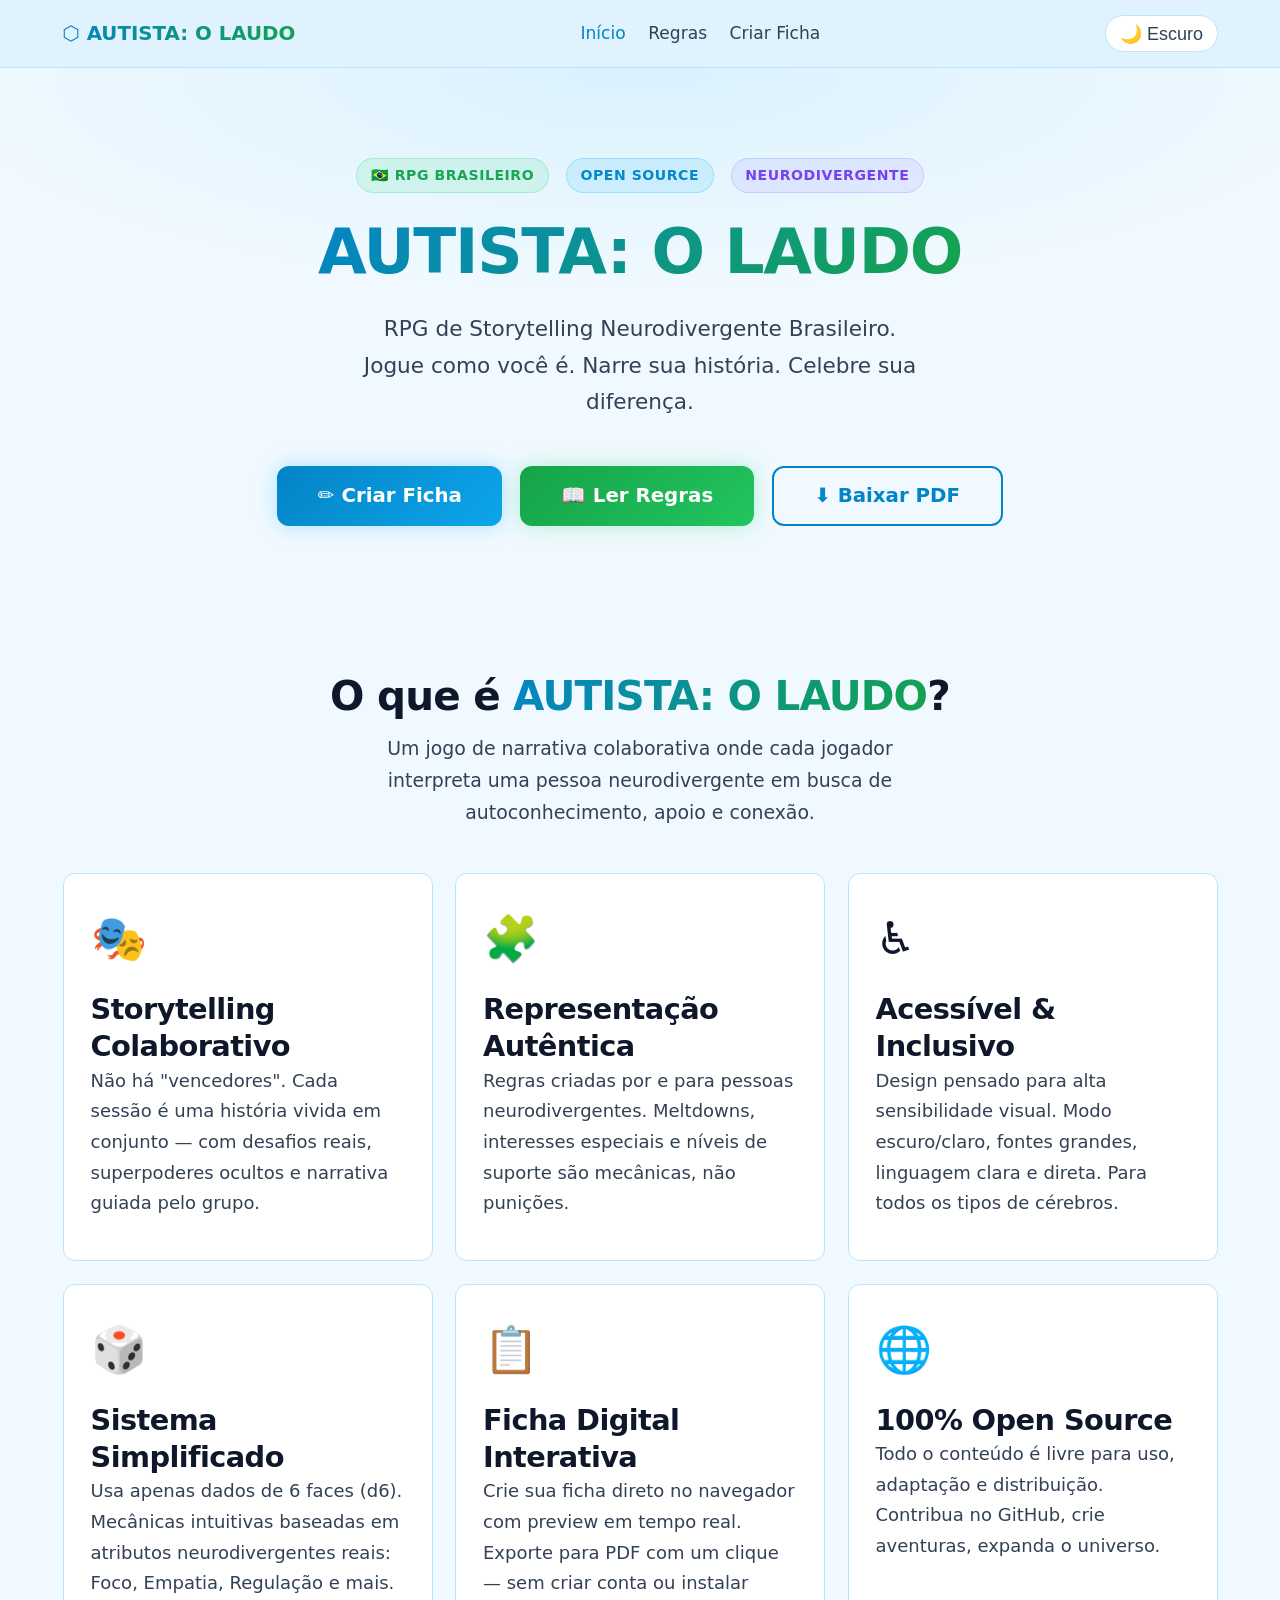
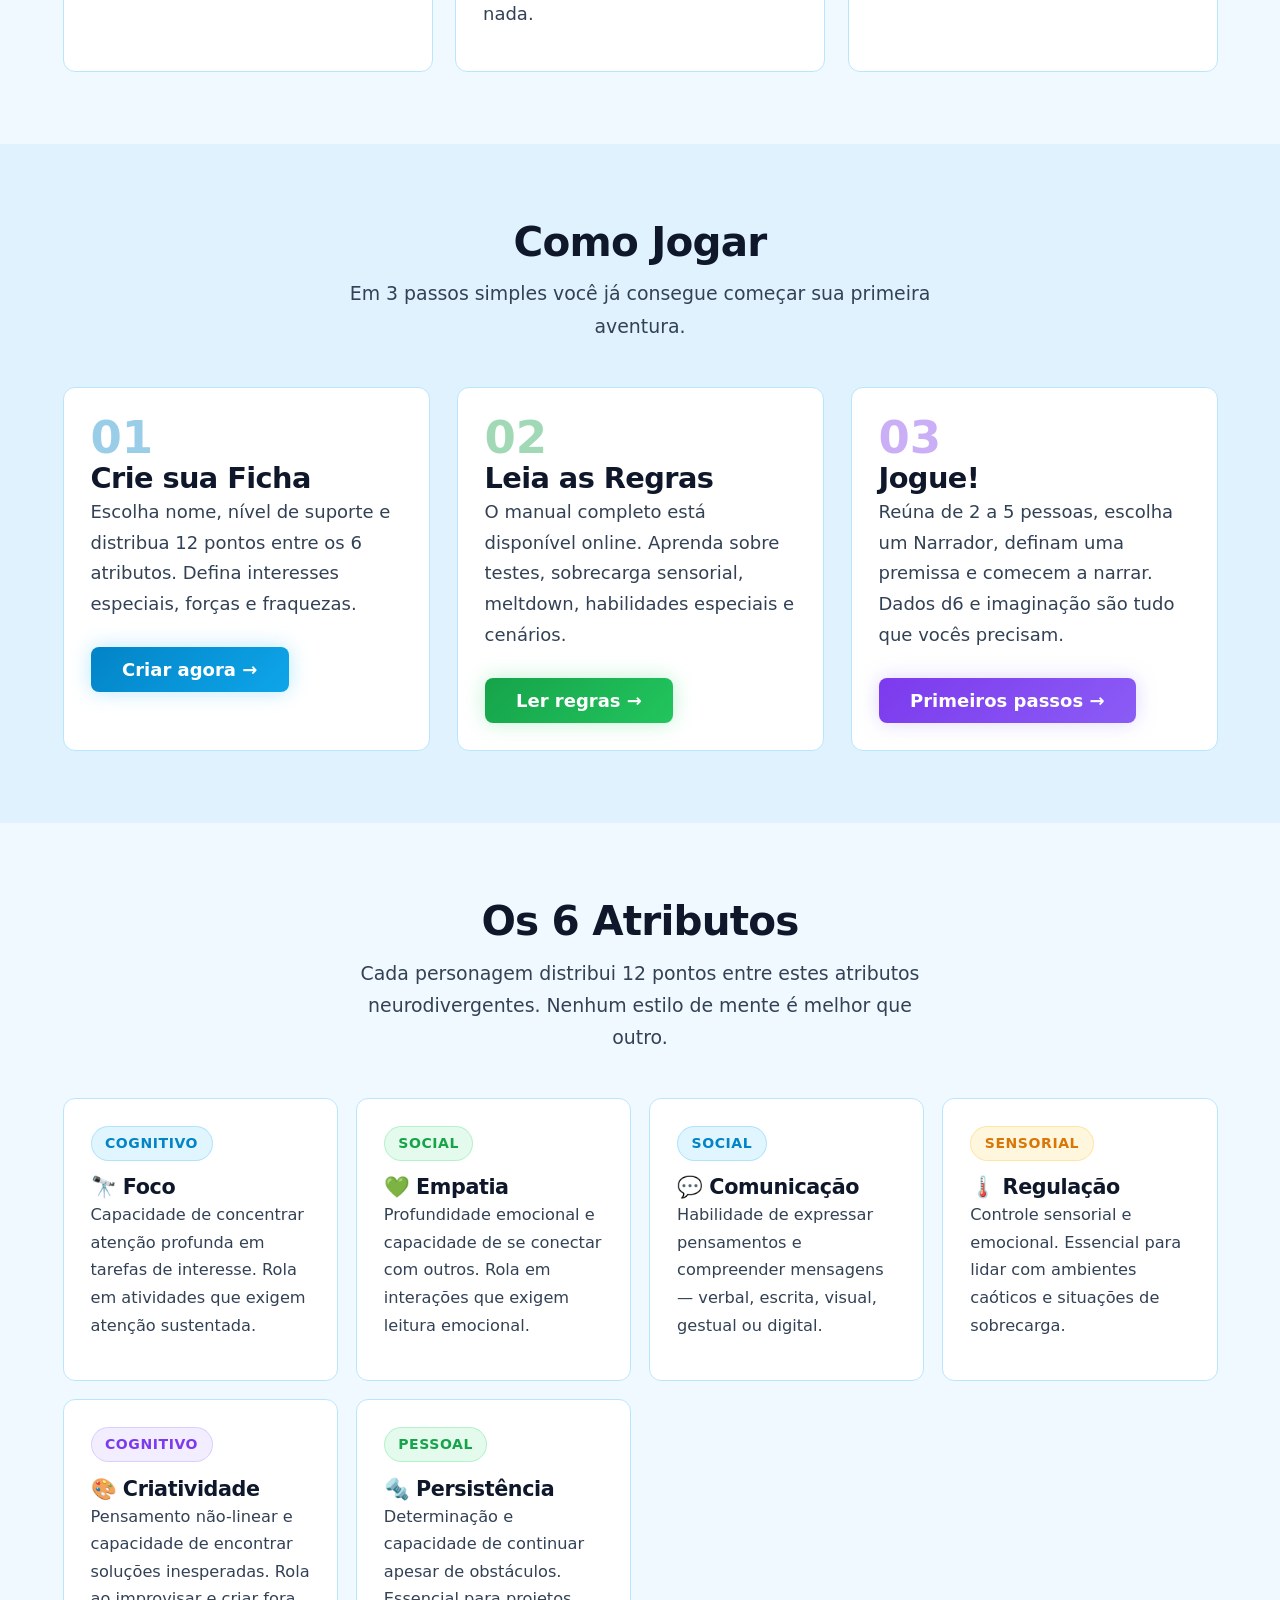
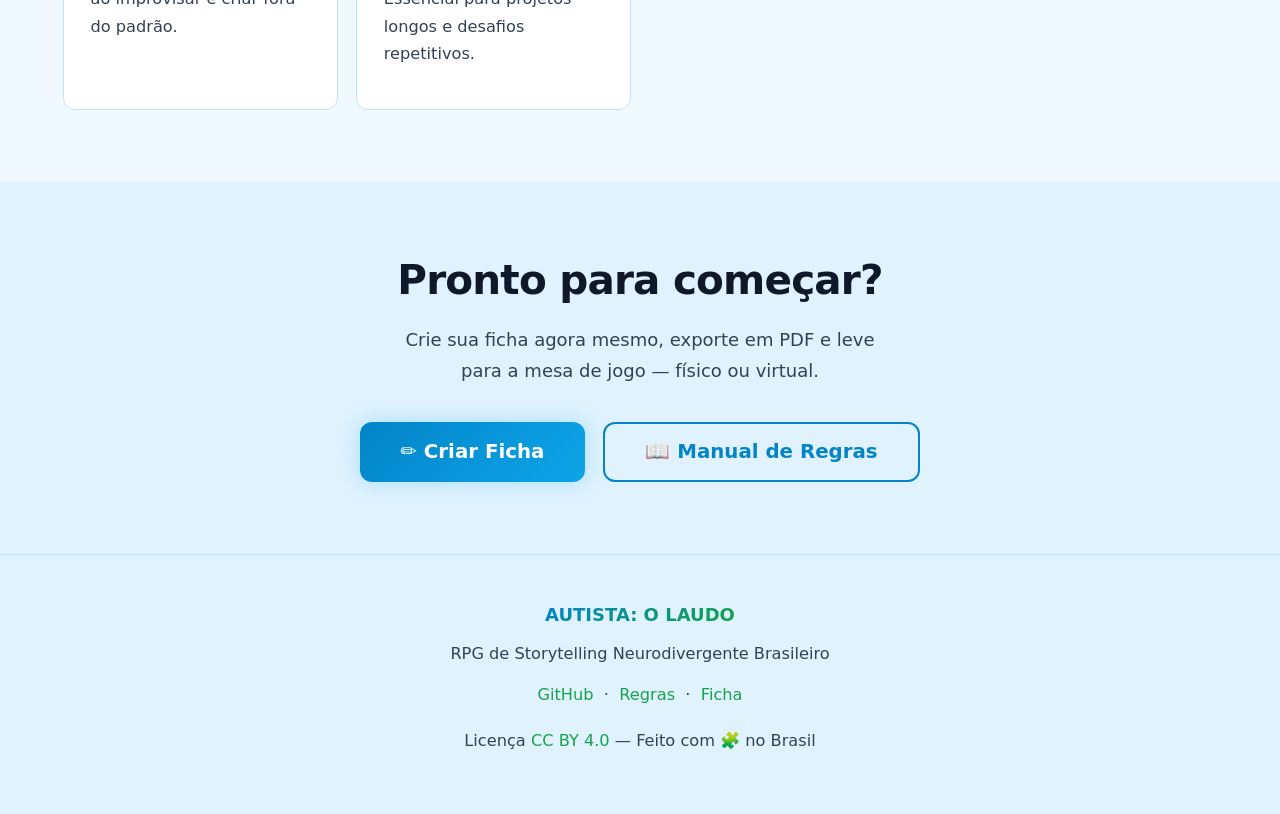
<file: index.html>
<!DOCTYPE html>
<html lang="pt-BR" data-theme="dark">
<head>
  <meta charset="UTF-8" />
  <meta name="viewport" content="width=device-width, initial-scale=1.0" />
  <title>AUTISTA: O LAUDO — RPG de Storytelling Neurodivergente Brasileiro</title>
  <meta name="description" content="Site oficial do RPG AUTISTA: O LAUDO — jogo de storytelling neurodivergente brasileiro. Crie sua ficha, leia as regras e explore narrativas únicas." />
  <meta property="og:title" content="AUTISTA: O LAUDO — RPG Neurodivergente" />
  <meta property="og:description" content="RPG de storytelling neurodivergente brasileiro. Jogue, crie, se expresse." />
  <meta name="theme-color" content="#0f172a" />
  <link rel="stylesheet" href="assets/css/style.css" />
</head>
<body>
  <!-- Scroll progress -->
  <div id="scroll-progress" role="progressbar" aria-label="Progresso de leitura"></div>

  <!-- ==================== NAVBAR ==================== -->
  <nav class="navbar" role="navigation" aria-label="Navegação principal">
    <div class="navbar-inner">
      <a href="index.html" class="navbar-brand" aria-label="AUTISTA: O LAUDO — página inicial">⬡ AUTISTA: O LAUDO</a>

      <button class="hamburger" id="hamburger" aria-label="Menu" aria-expanded="false" aria-controls="nav-links">
        <span></span><span></span><span></span>
      </button>

      <ul class="navbar-links" id="nav-links" role="list">
        <li><a href="index.html">Início</a></li>
        <li><a href="regras.html">Regras</a></li>
        <li><a href="ficha.html">Criar Ficha</a></li>
      </ul>

      <button class="theme-toggle" id="theme-toggle" onclick="toggleTheme()" aria-label="Alternar tema">
        ☀️ Claro
      </button>
    </div>
  </nav>

  <!-- ==================== HERO ==================== -->
  <header class="hero" id="inicio">
    <div class="container">
      <div class="hero-kicker">
        <span class="badge badge-green">🇧🇷 RPG Brasileiro</span>
        &nbsp;
        <span class="badge badge-blue">Open Source</span>
        &nbsp;
        <span class="badge badge-purple">Neurodivergente</span>
      </div>

      <h1>
        <span class="gradient-text">AUTISTA: O LAUDO</span>
      </h1>

      <p class="hero-desc">
        RPG de Storytelling Neurodivergente Brasileiro.<br>
        Jogue como você é. Narre sua história. Celebre sua diferença.
      </p>

      <div class="hero-buttons">
        <a href="ficha.html" class="btn btn-primary btn-lg" aria-label="Criar ficha de personagem">
          ✏️ Criar Ficha
        </a>
        <a href="regras.html" class="btn btn-secondary btn-lg" aria-label="Ler o manual de regras">
          📖 Ler Regras
        </a>
        <a href="ficha.html#btn-pdf" class="btn btn-outline btn-lg" aria-label="Gerar exemplo de PDF da ficha">
          ⬇️ Baixar PDF
        </a>
      </div>
    </div>
  </header>

  <!-- ==================== O QUE É ==================== -->
  <main>
    <section class="section" id="sobre" aria-labelledby="sobre-heading">
      <div class="container">
        <div class="section-title">
          <h2 id="sobre-heading">O que é <span class="gradient-text">AUTISTA: O LAUDO</span>?</h2>
          <p>Um jogo de narrativa colaborativa onde cada jogador interpreta uma pessoa neurodivergente em busca de autoconhecimento, apoio e conexão.</p>
        </div>

        <div class="features-grid">
          <article class="card" aria-label="Storytelling colaborativo">
            <div class="feature-icon" aria-hidden="true">🎭</div>
            <h3>Storytelling Colaborativo</h3>
            <p>Não há "vencedores". Cada sessão é uma história vivida em conjunto — com desafios reais, superpoderes ocultos e narrativa guiada pelo grupo.</p>
          </article>

          <article class="card" aria-label="Representação autêntica">
            <div class="feature-icon" aria-hidden="true">🧩</div>
            <h3>Representação Autêntica</h3>
            <p>Regras criadas por e para pessoas neurodivergentes. Meltdowns, interesses especiais e níveis de suporte são mecânicas, não punições.</p>
          </article>

          <article class="card" aria-label="Acessível e inclusivo">
            <div class="feature-icon" aria-hidden="true">♿</div>
            <h3>Acessível & Inclusivo</h3>
            <p>Design pensado para alta sensibilidade visual. Modo escuro/claro, fontes grandes, linguagem clara e direta. Para todos os tipos de cérebros.</p>
          </article>

          <article class="card" aria-label="Sistema simplificado">
            <div class="feature-icon" aria-hidden="true">🎲</div>
            <h3>Sistema Simplificado</h3>
            <p>Usa apenas dados de 6 faces (d6). Mecânicas intuitivas baseadas em atributos neurodivergentes reais: Foco, Empatia, Regulação e mais.</p>
          </article>

          <article class="card" aria-label="Ficha digital interativa">
            <div class="feature-icon" aria-hidden="true">📋</div>
            <h3>Ficha Digital Interativa</h3>
            <p>Crie sua ficha direto no navegador com preview em tempo real. Exporte para PDF com um clique — sem criar conta ou instalar nada.</p>
          </article>

          <article class="card" aria-label="100% open source">
            <div class="feature-icon" aria-hidden="true">🌐</div>
            <h3>100% Open Source</h3>
            <p>Todo o conteúdo é livre para uso, adaptação e distribuição. Contribua no GitHub, crie aventuras, expanda o universo.</p>
          </article>
        </div>
      </div>
    </section>

    <!-- ==================== COMO JOGAR ==================== -->
    <section class="section" id="como-jogar" style="background:var(--bg-secondary)" aria-labelledby="como-heading">
      <div class="container">
        <div class="section-title">
          <h2 id="como-heading">Como Jogar</h2>
          <p>Em 3 passos simples você já consegue começar sua primeira aventura.</p>
        </div>

        <div style="display:grid;grid-template-columns:repeat(auto-fill,minmax(280px,1fr));gap:1.5rem;counter-reset:steps">
          <div class="card" style="--n:1;counter-increment:steps">
            <div style="font-size:2.5rem;font-weight:900;color:var(--accent-blue);opacity:0.4;line-height:1" aria-hidden="true">01</div>
            <h3>Crie sua Ficha</h3>
            <p>Escolha nome, nível de suporte e distribua 12 pontos entre os 6 atributos. Defina interesses especiais, forças e fraquezas.</p>
            <a href="ficha.html" class="btn btn-primary" style="margin-top:0.75rem">Criar agora →</a>
          </div>

          <div class="card" style="--n:2;counter-increment:steps">
            <div style="font-size:2.5rem;font-weight:900;color:var(--accent-green);opacity:0.4;line-height:1" aria-hidden="true">02</div>
            <h3>Leia as Regras</h3>
            <p>O manual completo está disponível online. Aprenda sobre testes, sobrecarga sensorial, meltdown, habilidades especiais e cenários.</p>
            <a href="regras.html" class="btn btn-secondary" style="margin-top:0.75rem">Ler regras →</a>
          </div>

          <div class="card" style="--n:3;counter-increment:steps">
            <div style="font-size:2.5rem;font-weight:900;color:var(--accent-purple);opacity:0.4;line-height:1" aria-hidden="true">03</div>
            <h3>Jogue!</h3>
            <p>Reúna de 2 a 5 pessoas, escolha um Narrador, definam uma premissa e comecem a narrar. Dados d6 e imaginação são tudo que vocês precisam.</p>
            <a href="regras.html#primeiros-passos" class="btn btn-purple" style="margin-top:0.75rem">Primeiros passos →</a>
          </div>
        </div>
      </div>
    </section>

    <!-- ==================== ATRIBUTOS PREVIEW ==================== -->
    <section class="section" id="atributos" aria-labelledby="attrs-heading">
      <div class="container">
        <div class="section-title">
          <h2 id="attrs-heading">Os 6 Atributos</h2>
          <p>Cada personagem distribui 12 pontos entre estes atributos neurodivergentes. Nenhum estilo de mente é melhor que outro.</p>
        </div>

        <div style="display:grid;grid-template-columns:repeat(auto-fill,minmax(240px,1fr));gap:1rem">
          <div class="card">
            <span class="badge badge-blue" style="margin-bottom:0.75rem">Cognitivo</span>
            <h4>🔭 Foco</h4>
            <p style="font-size:0.9rem">Capacidade de concentrar atenção profunda em tarefas de interesse. Rola em atividades que exigem atenção sustentada.</p>
          </div>
          <div class="card">
            <span class="badge badge-green" style="margin-bottom:0.75rem">Social</span>
            <h4>💚 Empatia</h4>
            <p style="font-size:0.9rem">Profundidade emocional e capacidade de se conectar com outros. Rola em interações que exigem leitura emocional.</p>
          </div>
          <div class="card">
            <span class="badge badge-blue" style="margin-bottom:0.75rem">Social</span>
            <h4>💬 Comunicação</h4>
            <p style="font-size:0.9rem">Habilidade de expressar pensamentos e compreender mensagens — verbal, escrita, visual, gestual ou digital.</p>
          </div>
          <div class="card">
            <span class="badge badge-yellow" style="margin-bottom:0.75rem">Sensorial</span>
            <h4>🌡️ Regulação</h4>
            <p style="font-size:0.9rem">Controle sensorial e emocional. Essencial para lidar com ambientes caóticos e situações de sobrecarga.</p>
          </div>
          <div class="card">
            <span class="badge badge-purple" style="margin-bottom:0.75rem">Cognitivo</span>
            <h4>🎨 Criatividade</h4>
            <p style="font-size:0.9rem">Pensamento não-linear e capacidade de encontrar soluções inesperadas. Rola ao improvisar e criar fora do padrão.</p>
          </div>
          <div class="card">
            <span class="badge badge-green" style="margin-bottom:0.75rem">Pessoal</span>
            <h4>🔩 Persistência</h4>
            <p style="font-size:0.9rem">Determinação e capacidade de continuar apesar de obstáculos. Essencial para projetos longos e desafios repetitivos.</p>
          </div>
        </div>
      </div>
    </section>

    <!-- ==================== CTA ==================== -->
    <section class="section" style="background:var(--bg-secondary)" aria-labelledby="cta-heading">
      <div class="container" style="text-align:center">
        <h2 id="cta-heading" style="margin-bottom:1rem">Pronto para começar?</h2>
        <p style="max-width:500px;margin:0 auto 2rem">Crie sua ficha agora mesmo, exporte em PDF e leve para a mesa de jogo — físico ou virtual.</p>
        <div class="hero-buttons">
          <a href="ficha.html" class="btn btn-primary btn-lg">✏️ Criar Ficha</a>
          <a href="regras.html" class="btn btn-outline btn-lg">📖 Manual de Regras</a>
        </div>
      </div>
    </section>
  </main>

  <!-- ==================== FOOTER ==================== -->
  <footer role="contentinfo">
    <div class="container">
      <p style="font-size:1rem;font-weight:700;margin-bottom:0.5rem">
        <span class="gradient-text">AUTISTA: O LAUDO</span>
      </p>
      <p>RPG de Storytelling Neurodivergente Brasileiro</p>
      <p>
        <a href="https://github.com/bmsrk/autistaolaudo" target="_blank" rel="noopener">GitHub</a>
        &nbsp;·&nbsp;
        <a href="regras.html">Regras</a>
        &nbsp;·&nbsp;
        <a href="ficha.html">Ficha</a>
      </p>
      <p style="margin-top:1rem">Licença <a href="https://creativecommons.org/licenses/by/4.0/" target="_blank" rel="noopener">CC BY 4.0</a> — Feito com 🧩 no Brasil</p>
    </div>
  </footer>

  <script src="assets/js/main.js"></script>
</body>
</html>
</file>
<file: assets/css/style.css>
/* ============================================
   AUTISTA: O LAUDO — Estilos Globais
   ============================================ */

/* ---- Variáveis de Tema ---- */
:root {
  --bg-primary: #0f172a;
  --bg-secondary: #1e293b;
  --bg-card: #1e293b;
  --bg-card-hover: #263348;
  --text-primary: #f1f5f9;
  --text-secondary: #94a3b8;
  --text-muted: #64748b;
  --accent-blue: #38bdf8;
  --accent-green: #4ade80;
  --accent-purple: #a78bfa;
  --accent-yellow: #fbbf24;
  --border-color: #334155;
  --accent-blue-soft: rgba(56, 189, 248, 0.6);
  --surface-lift-shadow: 0 10px 30px rgba(15, 23, 42, 0.18);
  --shadow: 0 4px 24px rgba(0, 0, 0, 0.4);
  --radius: 12px;
  --radius-sm: 8px;
  --transition: 0.25s ease;
}

[data-theme="light"] {
  --bg-primary: #f0f9ff;
  --bg-secondary: #e0f2fe;
  --bg-card: #ffffff;
  --bg-card-hover: #f0f9ff;
  --text-primary: #0f172a;
  --text-secondary: #334155;
  --text-muted: #64748b;
  --accent-blue: #0284c7;
  --accent-green: #16a34a;
  --accent-purple: #7c3aed;
  --accent-yellow: #d97706;
  --border-color: #bae6fd;
  --accent-blue-soft: rgba(2, 132, 199, 0.45);
  --surface-lift-shadow: 0 10px 30px rgba(14, 116, 144, 0.14);
  --shadow: 0 4px 24px rgba(0, 0, 0, 0.1);
}

/* ---- Reset & Base ---- */
*, *::before, *::after { box-sizing: border-box; margin: 0; padding: 0; }

html {
  scroll-behavior: smooth;
  font-size: 18px;
}

body {
  font-family: 'Segoe UI', system-ui, -apple-system, sans-serif;
  background-color: var(--bg-primary);
  color: var(--text-primary);
  line-height: 1.7;
  transition: background-color var(--transition), color var(--transition);
  min-height: 100vh;
}

/* ---- Tipografia ---- */
h1, h2, h3, h4, h5 {
  font-weight: 700;
  line-height: 1.3;
  letter-spacing: -0.02em;
}

h1 { font-size: clamp(2rem, 5vw, 3.5rem); }
h2 { font-size: clamp(1.5rem, 3.5vw, 2.25rem); }
h3 { font-size: clamp(1.2rem, 2.5vw, 1.6rem); }
h4 { font-size: 1.15rem; }

p { margin-bottom: 0.8rem; color: var(--text-secondary); }
a { color: var(--accent-blue); text-decoration: none; transition: opacity var(--transition); }
a:hover { opacity: 0.8; text-decoration: underline; }

/* ---- Layout ---- */
.container {
  width: 100%;
  max-width: 1200px;
  margin: 0 auto;
  padding: 0 1.25rem;
}

/* ---- Navbar ---- */
.navbar {
  position: sticky;
  top: 0;
  z-index: 100;
  background-color: var(--bg-secondary);
  border-bottom: 1px solid var(--border-color);
  backdrop-filter: blur(12px);
  -webkit-backdrop-filter: blur(12px);
}

.navbar-inner {
  display: flex;
  align-items: center;
  justify-content: space-between;
  padding: 0.85rem 1.25rem;
  max-width: 1200px;
  margin: 0 auto;
}

.navbar-brand {
  font-weight: 800;
  font-size: 1.1rem;
  background: linear-gradient(135deg, var(--accent-blue), var(--accent-green));
  -webkit-background-clip: text;
  -webkit-text-fill-color: transparent;
  background-clip: text;
  text-decoration: none;
}

.navbar-links {
  display: flex;
  align-items: center;
  gap: 1.25rem;
  list-style: none;
}

.navbar-links a {
  color: var(--text-secondary);
  font-weight: 500;
  font-size: 0.95rem;
  transition: color var(--transition);
  text-decoration: none;
}

.navbar-links a:hover,
.navbar-links a.active {
  color: var(--accent-blue);
  text-decoration: none;
}

/* ---- Theme Toggle ---- */
.theme-toggle {
  background: var(--bg-card);
  border: 1px solid var(--border-color);
  border-radius: 50px;
  padding: 0.35rem 0.75rem;
  cursor: pointer;
  color: var(--text-secondary);
  font-size: 1rem;
  transition: all var(--transition);
  display: flex;
  align-items: center;
  gap: 0.4rem;
}

.theme-toggle:hover {
  border-color: var(--accent-blue);
  color: var(--accent-blue);
}

/* ---- Hamburger Menu ---- */
.hamburger {
  display: none;
  flex-direction: column;
  gap: 5px;
  background: none;
  border: none;
  cursor: pointer;
  padding: 6px;
}

.hamburger span {
  display: block;
  width: 24px;
  height: 2px;
  background: var(--text-primary);
  border-radius: 2px;
  transition: all var(--transition);
}

/* ---- Buttons ---- */
.btn {
  display: inline-flex;
  align-items: center;
  justify-content: center;
  gap: 0.5rem;
  padding: 0.75rem 1.75rem;
  border-radius: var(--radius-sm);
  font-weight: 600;
  font-size: 1rem;
  cursor: pointer;
  border: none;
  transition: all var(--transition);
  text-decoration: none;
  line-height: 1;
}

.btn-primary {
  background: linear-gradient(135deg, var(--accent-blue), #0ea5e9);
  color: #fff;
  box-shadow: 0 0 20px rgba(56, 189, 248, 0.35);
}
.btn-primary:hover {
  box-shadow: 0 0 28px rgba(56, 189, 248, 0.55);
  transform: translateY(-2px);
  color: #fff;
  text-decoration: none;
}

.btn-secondary {
  background: linear-gradient(135deg, var(--accent-green), #22c55e);
  color: #fff;
  box-shadow: 0 0 20px rgba(74, 222, 128, 0.35);
}
.btn-secondary:hover {
  box-shadow: 0 0 28px rgba(74, 222, 128, 0.55);
  transform: translateY(-2px);
  color: #fff;
  text-decoration: none;
}

.btn-outline {
  background: transparent;
  color: var(--accent-blue);
  border: 2px solid var(--accent-blue);
}
.btn-outline:hover {
  background: var(--accent-blue);
  color: #fff;
  text-decoration: none;
  transform: translateY(-2px);
}

.btn-purple {
  background: linear-gradient(135deg, var(--accent-purple), #8b5cf6);
  color: #fff;
  box-shadow: 0 0 20px rgba(167, 139, 250, 0.35);
}
.btn-purple:hover {
  box-shadow: 0 0 28px rgba(167, 139, 250, 0.55);
  transform: translateY(-2px);
  color: #fff;
  text-decoration: none;
}

.btn-lg {
  padding: 1rem 2.25rem;
  font-size: 1.1rem;
  border-radius: var(--radius);
}

/* ---- Cards ---- */
.card {
  background: var(--bg-card);
  border: 1px solid var(--border-color);
  border-radius: var(--radius);
  padding: 1.5rem;
  transition: all var(--transition);
}

.card:hover {
  border-color: var(--accent-blue);
  box-shadow: var(--shadow);
  transform: translateY(-3px);
}

/* ---- Badges / Tags ---- */
.badge {
  display: inline-block;
  padding: 0.25rem 0.75rem;
  border-radius: 50px;
  font-size: 0.78rem;
  font-weight: 600;
  letter-spacing: 0.04em;
  text-transform: uppercase;
}

.badge-blue  { background: rgba(56,189,248,0.15); color: var(--accent-blue); border: 1px solid rgba(56,189,248,0.3); }
.badge-green { background: rgba(74,222,128,0.15); color: var(--accent-green); border: 1px solid rgba(74,222,128,0.3); }
.badge-purple{ background: rgba(167,139,250,0.15); color: var(--accent-purple); border: 1px solid rgba(167,139,250,0.3); }
.badge-yellow{ background: rgba(251,191,36,0.15); color: var(--accent-yellow); border: 1px solid rgba(251,191,36,0.3); }

/* ---- Section spacing ---- */
.section {
  padding: 4rem 0;
}

.section-title {
  margin-bottom: 2.5rem;
  text-align: center;
}

.section-title h2 {
  margin-bottom: 0.5rem;
}

.section-title p {
  font-size: 1.05rem;
  max-width: 600px;
  margin: 0 auto;
}

/* ---- Gradient Text ---- */
.gradient-text {
  background: linear-gradient(135deg, var(--accent-blue), var(--accent-green));
  -webkit-background-clip: text;
  -webkit-text-fill-color: transparent;
  background-clip: text;
}

/* ---- Divider ---- */
.divider {
  height: 2px;
  background: linear-gradient(90deg, transparent, var(--accent-blue), var(--accent-green), transparent);
  border: none;
  margin: 2.5rem 0;
}

/* ---- Footer ---- */
footer {
  background: var(--bg-secondary);
  border-top: 1px solid var(--border-color);
  padding: 2.5rem 1.25rem;
  text-align: center;
  color: var(--text-muted);
  font-size: 0.9rem;
}

footer a { color: var(--accent-green); }

/* ---- Form Elements ---- */
.form-group {
  margin-bottom: 1.25rem;
}

.form-label {
  display: block;
  font-weight: 600;
  margin-bottom: 0.4rem;
  color: var(--text-primary);
  font-size: 0.95rem;
}

.form-control {
  width: 100%;
  padding: 0.65rem 0.9rem;
  background: var(--bg-secondary);
  border: 1px solid var(--border-color);
  border-radius: var(--radius-sm);
  color: var(--text-primary);
  font-size: 1rem;
  font-family: inherit;
  transition: border-color var(--transition), box-shadow var(--transition);
}

.form-control:focus {
  outline: none;
  border-color: var(--accent-blue);
  box-shadow: 0 0 0 3px rgba(56, 189, 248, 0.15);
}

textarea.form-control {
  resize: vertical;
  min-height: 80px;
}

select.form-control {
  cursor: pointer;
}

/* ---- Radio Group ---- */
.radio-group {
  display: flex;
  flex-wrap: wrap;
  gap: 0.6rem;
}

.radio-option {
  display: none;
}

.radio-label {
  padding: 0.45rem 1rem;
  border-radius: 50px;
  border: 2px solid var(--border-color);
  cursor: pointer;
  font-size: 0.9rem;
  font-weight: 500;
  transition: all var(--transition);
  color: var(--text-secondary);
}

.radio-option:checked + .radio-label {
  border-color: var(--accent-blue);
  background: rgba(56,189,248,0.15);
  color: var(--accent-blue);
}

/* ---- Attribute Sliders ---- */
.attr-group {
  display: grid;
  grid-template-columns: repeat(auto-fill, minmax(240px, 1fr));
  gap: 1rem;
}

.attr-card {
  background: var(--bg-secondary);
  border: 1px solid var(--border-color);
  border-radius: var(--radius-sm);
  padding: 1rem;
  transition: border-color var(--transition), box-shadow var(--transition), transform var(--transition);
}

.attr-card:hover,
.attr-card-active {
  border-color: var(--accent-blue-soft);
  box-shadow: var(--surface-lift-shadow);
  transform: translateY(-2px);
}

.attr-header {
  display: flex;
  justify-content: space-between;
  align-items: center;
  margin-bottom: 0.6rem;
}

.attr-name {
  font-weight: 700;
  font-size: 0.9rem;
  color: var(--text-primary);
}

.attr-desc {
  font-size: 0.75rem;
  color: var(--text-muted);
}

.attr-value {
  font-size: 1.4rem;
  font-weight: 800;
  color: var(--accent-blue);
  min-width: 2rem;
  text-align: center;
}

.attr-controls {
  display: flex;
  align-items: center;
  justify-content: space-between;
  gap: 0.5rem;
}

.attr-btn {
  width: 32px;
  height: 32px;
  border-radius: 50%;
  border: 2px solid var(--accent-blue);
  background: transparent;
  color: var(--accent-blue);
  font-size: 1.1rem;
  font-weight: 700;
  cursor: pointer;
  display: flex;
  align-items: center;
  justify-content: center;
  transition: all var(--transition);
}

.attr-btn:hover {
  background: var(--accent-blue);
  color: #fff;
}

.attr-btn:disabled {
  opacity: 0.3;
  cursor: not-allowed;
}

/* Points counter */
.points-counter {
  text-align: center;
  padding: 0.75rem 1.5rem;
  background: var(--bg-secondary);
  border-radius: var(--radius-sm);
  border: 1px solid var(--border-color);
  margin-bottom: 1rem;
  font-size: 0.95rem;
}

.points-counter strong {
  color: var(--accent-green);
  font-size: 1.3rem;
}

/* ---- Overload Bar ---- */
.overload-bar {
  display: flex;
  gap: 0.35rem;
  flex-wrap: wrap;
}

.overload-box {
  display: none;
}

.overload-label {
  width: 28px;
  height: 28px;
  border: 2px solid var(--accent-yellow);
  border-radius: 4px;
  cursor: pointer;
  transition: all var(--transition);
  display: flex;
  align-items: center;
  justify-content: center;
}

.overload-label::after {
  content: '';
  width: 16px;
  height: 16px;
  border-radius: 2px;
  background: transparent;
  transition: background var(--transition);
}

.overload-box:checked + .overload-label {
  border-color: #ef4444;
  background: rgba(239, 68, 68, 0.15);
}

.overload-box:checked + .overload-label::after {
  background: #ef4444;
}

/* ---- Live Preview Sheet ---- */
.sheet-preview {
  background: var(--bg-card);
  border: 2px solid var(--border-color);
  border-radius: var(--radius);
  padding: 1.5rem;
  font-size: 0.88rem;
  position: sticky;
  top: 80px;
}

.sheet-header {
  border-bottom: 2px solid var(--border-color);
  padding-bottom: 0.75rem;
  margin-bottom: 1rem;
  text-align: center;
}

.sheet-title {
  font-size: 1.15rem;
  font-weight: 800;
  color: var(--accent-blue);
}

.sheet-subtitle {
  font-size: 0.8rem;
  color: var(--text-muted);
}

.sheet-row {
  display: flex;
  justify-content: space-between;
  gap: 0.5rem;
  margin-bottom: 0.4rem;
}

.sheet-field {
  flex: 1;
}

.sheet-field-label {
  font-size: 0.72rem;
  text-transform: uppercase;
  letter-spacing: 0.06em;
  color: var(--text-muted);
  font-weight: 600;
}

.sheet-field-value {
  font-size: 0.9rem;
  color: var(--text-primary);
  font-weight: 500;
  border-bottom: 1px solid var(--border-color);
  padding-bottom: 2px;
  min-height: 20px;
}

.sheet-attrs {
  display: grid;
  grid-template-columns: repeat(3, 1fr);
  gap: 0.5rem;
  margin-top: 0.75rem;
}

.sheet-attr-box {
  border: 1px solid var(--border-color);
  border-radius: 6px;
  padding: 0.4rem;
  text-align: center;
}

.sheet-attr-val {
  font-size: 1.3rem;
  font-weight: 800;
  color: var(--accent-blue);
  line-height: 1;
}

.sheet-attr-lbl {
  font-size: 0.68rem;
  color: var(--text-muted);
  text-transform: uppercase;
  letter-spacing: 0.05em;
}

.sheet-overload-preview {
  display: flex;
  gap: 4px;
  flex-wrap: wrap;
  margin-top: 0.5rem;
}

.ol-box {
  width: 18px;
  height: 18px;
  border: 1.5px solid var(--accent-yellow);
  border-radius: 3px;
}

.ol-box.filled {
  background: #ef4444;
  border-color: #ef4444;
}

/* ---- Collapsible Sections ---- */
.collapsible-header {
  display: flex;
  justify-content: space-between;
  align-items: center;
  cursor: pointer;
  padding: 1rem 1.25rem;
  background: var(--bg-card);
  border-radius: var(--radius-sm);
  border: 1px solid var(--border-color);
  margin-bottom: 0.5rem;
  transition: all var(--transition);
  user-select: none;
}

.collapsible-header:hover {
  border-color: var(--accent-blue);
  background: var(--bg-card-hover);
}

.collapsible-icon {
  font-size: 1.2rem;
  transition: transform var(--transition);
  color: var(--accent-blue);
}

.collapsible-header.open .collapsible-icon {
  transform: rotate(180deg);
}

.collapsible-body {
  display: none;
  padding: 1.25rem;
  background: var(--bg-secondary);
  border-radius: 0 0 var(--radius-sm) var(--radius-sm);
  border: 1px solid var(--border-color);
  border-top: none;
  margin-bottom: 1rem;
  animation: slideDown 0.2s ease;
}

.collapsible-body.open {
  display: block;
}

@keyframes slideDown {
  from { opacity: 0; transform: translateY(-8px); }
  to   { opacity: 1; transform: translateY(0); }
}

/* ---- Table ---- */
table {
  width: 100%;
  border-collapse: collapse;
  font-size: 0.92rem;
}

th, td {
  padding: 0.65rem 0.9rem;
  text-align: left;
  border-bottom: 1px solid var(--border-color);
}

th {
  font-weight: 700;
  color: var(--accent-blue);
  background: var(--bg-secondary);
}

tr:hover td {
  background: var(--bg-card-hover);
}

.table-wrapper {
  overflow-x: auto;
  border-radius: var(--radius-sm);
  border: 1px solid var(--border-color);
}

/* ---- Rules Sidebar ---- */
.rules-layout {
  display: grid;
  grid-template-columns: 260px 1fr;
  gap: 2rem;
  align-items: start;
}

.rules-sidebar {
  position: sticky;
  top: 80px;
  background: var(--bg-card);
  border: 1px solid var(--border-color);
  border-radius: var(--radius);
  padding: 1.25rem;
  max-height: calc(100vh - 120px);
  overflow-y: auto;
}

.rules-sidebar h3 {
  font-size: 0.85rem;
  text-transform: uppercase;
  letter-spacing: 0.1em;
  color: var(--text-muted);
  margin-bottom: 0.75rem;
}

.sidebar-nav {
  list-style: none;
}

.sidebar-nav li + li {
  margin-top: 0.25rem;
}

.sidebar-nav a {
  display: block;
  padding: 0.45rem 0.75rem;
  color: var(--text-secondary);
  font-size: 0.9rem;
  border-radius: 6px;
  transition: all var(--transition);
  text-decoration: none;
}

.sidebar-nav a:hover,
.sidebar-nav a.active {
  background: rgba(56,189,248,0.1);
  color: var(--accent-blue);
  text-decoration: none;
}

.sidebar-nav .sub-item a {
  padding-left: 1.5rem;
  font-size: 0.85rem;
}

/* Rules content sections */
.rules-content section {
  scroll-margin-top: 90px;
  margin-bottom: 3rem;
}

.rules-illustrations-wrap {
  margin-top: -0.5rem;
}

.rules-illustrations {
  display: grid;
  grid-template-columns: repeat(2, minmax(0, 1fr));
  gap: 1rem;
  margin-top: 1rem;
}

.book-figure {
  margin: 0;
  padding: 0.45rem;
  border-radius: var(--radius-sm);
  border: 1px solid var(--border-color);
  background: var(--bg-card);
  box-shadow: var(--shadow);
}

.book-figure img {
  display: block;
  width: 100%;
  aspect-ratio: 3 / 4;
  object-fit: cover;
  border-radius: 6px;
  border: 1px solid var(--border-color);
}

.rules-content h2 {
  color: var(--text-primary);
  padding-bottom: 0.5rem;
  border-bottom: 2px solid var(--accent-blue);
  margin-bottom: 1.25rem;
}

.rules-content h3 {
  color: var(--accent-green);
  margin: 1.5rem 0 0.75rem;
}

.rules-content h4 {
  color: var(--accent-blue);
  margin: 1rem 0 0.5rem;
}

.rules-content ul, .rules-content ol {
  padding-left: 1.5rem;
  color: var(--text-secondary);
}

.rules-content li {
  margin-bottom: 0.4rem;
}

.rules-content strong {
  color: var(--text-primary);
}

/* ---- Callout / Tip boxes ---- */
.callout {
  border-radius: var(--radius-sm);
  padding: 1rem 1.25rem;
  margin: 1.25rem 0;
  border-left: 4px solid;
}

.callout-blue {
  background: rgba(56,189,248,0.08);
  border-color: var(--accent-blue);
  color: var(--text-secondary);
}

.callout-green {
  background: rgba(74,222,128,0.08);
  border-color: var(--accent-green);
  color: var(--text-secondary);
}

.callout-yellow {
  background: rgba(251,191,36,0.08);
  border-color: var(--accent-yellow);
  color: var(--text-secondary);
}

.callout-purple {
  background: rgba(167,139,250,0.08);
  border-color: var(--accent-purple);
  color: var(--text-secondary);
}

.callout strong { color: var(--text-primary); }

/* ---- Scroll progress bar ---- */
#scroll-progress {
  position: fixed;
  top: 0;
  left: 0;
  height: 3px;
  background: linear-gradient(90deg, var(--accent-blue), var(--accent-green));
  z-index: 9999;
  width: 0%;
  transition: width 0.1s linear;
}

/* ---- Hero ---- */
.hero {
  padding: 5rem 0 4rem;
  text-align: center;
  position: relative;
  overflow: hidden;
}

.hero::before {
  content: '';
  position: absolute;
  inset: 0;
  background: radial-gradient(ellipse 80% 60% at 50% 0%, rgba(56,189,248,0.12) 0%, transparent 70%);
  pointer-events: none;
}

.hero-kicker {
  margin-bottom: 1rem;
}

.hero h1 {
  margin-bottom: 1rem;
}

.hero-desc {
  font-size: clamp(1rem, 2.5vw, 1.2rem);
  max-width: 640px;
  margin: 0 auto 2.5rem;
  color: var(--text-secondary);
}

.hero-buttons {
  display: flex;
  gap: 1rem;
  justify-content: center;
  flex-wrap: wrap;
}

/* ---- Feature Grid ---- */
.features-grid {
  display: grid;
  grid-template-columns: repeat(auto-fill, minmax(280px, 1fr));
  gap: 1.25rem;
}

.feature-icon {
  font-size: 2.5rem;
  margin-bottom: 0.75rem;
}

/* ---- Scrollbar ---- */
::-webkit-scrollbar { width: 8px; height: 8px; }
::-webkit-scrollbar-track { background: var(--bg-secondary); }
::-webkit-scrollbar-thumb { background: var(--border-color); border-radius: 4px; }
::-webkit-scrollbar-thumb:hover { background: var(--accent-blue); }

/* ---- Ficha layout ---- */
.ficha-layout {
  display: grid;
  grid-template-columns: 1fr 400px;
  gap: 2rem;
  align-items: start;
}

.ficha-page-header {
  padding: 2.5rem 0 1.75rem;
  text-align: center;
  background: var(--bg-secondary);
  border-bottom: 1px solid var(--border-color);
}

.ficha-actions {
  display: flex;
  gap: 0.75rem;
  flex-wrap: wrap;
  justify-content: flex-end;
}

.ficha-actions-top {
  margin-bottom: 1.5rem;
}

.builder-overview {
  display: grid;
  grid-template-columns: minmax(0, 1.25fr) minmax(0, 1fr);
  gap: 1.5rem;
  margin-bottom: 1.5rem;
  background:
    radial-gradient(circle at top left, rgba(56, 189, 248, 0.12), transparent 45%),
    radial-gradient(circle at bottom right, rgba(74, 222, 128, 0.12), transparent 40%),
    var(--bg-card);
}

.builder-overview-copy h2 {
  font-size: clamp(1.3rem, 3vw, 1.8rem);
  margin: 0.75rem 0 0.5rem;
}

.builder-overview-copy p {
  margin-bottom: 0;
  max-width: 52ch;
}

.builder-overview-stats {
  display: grid;
  grid-template-columns: repeat(2, minmax(0, 1fr));
  gap: 0.75rem;
}

.builder-stat {
  padding: 0.9rem 1rem;
  border-radius: var(--radius-sm);
  border: 1px solid var(--border-color);
  background: var(--bg-secondary);
}

.builder-stat-label {
  display: block;
  margin-bottom: 0.35rem;
  font-size: 0.76rem;
  font-weight: 700;
  letter-spacing: 0.06em;
  text-transform: uppercase;
  color: var(--text-muted);
}

.builder-stat-value {
  display: block;
  font-size: 1rem;
  color: var(--text-primary);
}

.builder-stat-value[data-state="ready"] {
  color: var(--accent-green);
}

.builder-stat-value[data-state="editing"] {
  color: var(--accent-yellow);
}

#ficha-form {
  background: var(--bg-card);
  border: 1px solid var(--border-color);
  border-radius: var(--radius);
  padding: 1.25rem;
}

#ficha-form section {
  background: var(--bg-secondary);
  border: 1px solid var(--border-color);
  border-radius: var(--radius-sm);
  padding: 1rem;
}

#ficha-form .divider {
  margin: 1rem 0;
  opacity: 0.35;
}

.ficha-grid-identity {
  display: grid;
  grid-template-columns: 1fr 120px;
  gap: 1rem;
}

.ficha-grid-duo {
  display: grid;
  grid-template-columns: 1fr 1fr;
  gap: 1rem;
}

.overload-legend {
  display: flex;
  gap: 1.5rem;
  margin-top: 0.75rem;
  font-size: 0.82rem;
  flex-wrap: wrap;
}

.overload-legend .level-normal { color: var(--accent-green); }
.overload-legend .level-moderate { color: var(--accent-yellow); }
.overload-legend .level-high { color: #f97316; }
.overload-legend .level-critical { color: #ef4444; }

.preview-kicker {
  margin-bottom: 1rem;
  text-align: center;
}

.preview-empty {
  text-align: center;
  padding: 2rem;
  color: var(--text-muted);
}

.preview-empty-icon {
  font-size: 3rem;
  margin-bottom: 0.75rem;
}

.ficha-tips {
  margin-top: 1rem;
  font-size: 0.85rem;
}

.ficha-tips h4 {
  margin-bottom: 0.5rem;
  font-size: 0.9rem;
}

.ficha-tips ul {
  padding-left: 1.2rem;
  color: var(--text-muted);
  font-size: 0.82rem;
}

.ficha-actions-bottom {
  justify-content: center;
  margin-top: 0.75rem;
  margin-bottom: 0;
}

/* ---- Toast ---- */
.toast {
  position: fixed;
  bottom: 2rem;
  right: 2rem;
  background: var(--bg-card);
  border: 1px solid var(--accent-green);
  color: var(--accent-green);
  padding: 0.85rem 1.5rem;
  border-radius: var(--radius-sm);
  font-weight: 600;
  box-shadow: var(--shadow);
  z-index: 9999;
  transform: translateX(120%);
  transition: transform 0.3s ease;
  font-size: 0.95rem;
}

.toast.show {
  transform: translateX(0);
}

/* ---- Responsive ---- */
@media (max-width: 900px) {
  .rules-layout {
    grid-template-columns: 1fr;
  }

  .rules-sidebar {
    position: static;
    max-height: none;
  }

  .ficha-layout {
    grid-template-columns: 1fr;
  }

  .builder-overview {
    grid-template-columns: 1fr;
  }

  .sheet-preview {
    position: static;
  }

  .ficha-grid-duo {
    grid-template-columns: 1fr;
  }

  .rules-illustrations {
    grid-template-columns: 1fr;
  }
}

@media (max-width: 640px) {
  html { font-size: 16px; }

  .navbar-links {
    display: none;
    position: absolute;
    top: 100%;
    left: 0;
    right: 0;
    background: var(--bg-secondary);
    border-bottom: 1px solid var(--border-color);
    flex-direction: column;
    padding: 1rem 1.25rem;
    gap: 0.75rem;
  }

  .navbar-links.open {
    display: flex;
  }

  .hamburger {
    display: flex;
  }

  .navbar {
    position: sticky;
    top: 0;
  }

  .hero { padding: 3rem 0 2.5rem; }

  .section { padding: 2.5rem 0; }

  .attr-group {
    grid-template-columns: 1fr 1fr;
  }

  .ficha-actions {
    justify-content: stretch;
  }

  .ficha-actions .btn {
    width: 100%;
  }

  .ficha-grid-identity {
    grid-template-columns: 1fr;
  }

  .builder-overview-stats {
    grid-template-columns: 1fr;
  }
}

@media (max-width: 400px) {
  .attr-group {
    grid-template-columns: 1fr;
  }
}

/* ---- Print / PDF helpers ---- */
@media print {
  .navbar, footer, .btn, .theme-toggle { display: none !important; }
  body { background: #fff; color: #000; }
}

/* ---- Accessibility ---- */
:focus-visible {
  outline: 2px solid var(--accent-blue);
  outline-offset: 3px;
}

.sr-only {
  position: absolute;
  width: 1px;
  height: 1px;
  padding: 0;
  margin: -1px;
  overflow: hidden;
  clip: rect(0,0,0,0);
  white-space: nowrap;
  border: 0;
}

/* ---- Interests fields ---- */
.interest-fields {
  display: flex;
  flex-direction: column;
  gap: 0.5rem;
}

.interest-item {
  display: flex;
  gap: 0.5rem;
  align-items: center;
}

.interest-item input {
  flex: 1;
}

.remove-btn {
  background: none;
  border: 1px solid #ef4444;
  color: #ef4444;
  border-radius: 6px;
  width: 32px;
  height: 32px;
  cursor: pointer;
  font-size: 1rem;
  display: flex;
  align-items: center;
  justify-content: center;
  transition: all var(--transition);
  flex-shrink: 0;
}

.remove-btn:hover {
  background: rgba(239,68,68,0.15);
}

.add-btn {
  background: none;
  border: 1px dashed var(--accent-green);
  color: var(--accent-green);
  border-radius: 6px;
  padding: 0.4rem 0.85rem;
  cursor: pointer;
  font-size: 0.88rem;
  font-weight: 600;
  transition: all var(--transition);
  margin-top: 0.4rem;
  width: 100%;
}

.add-btn:hover {
  background: rgba(74,222,128,0.1);
}
</file>
